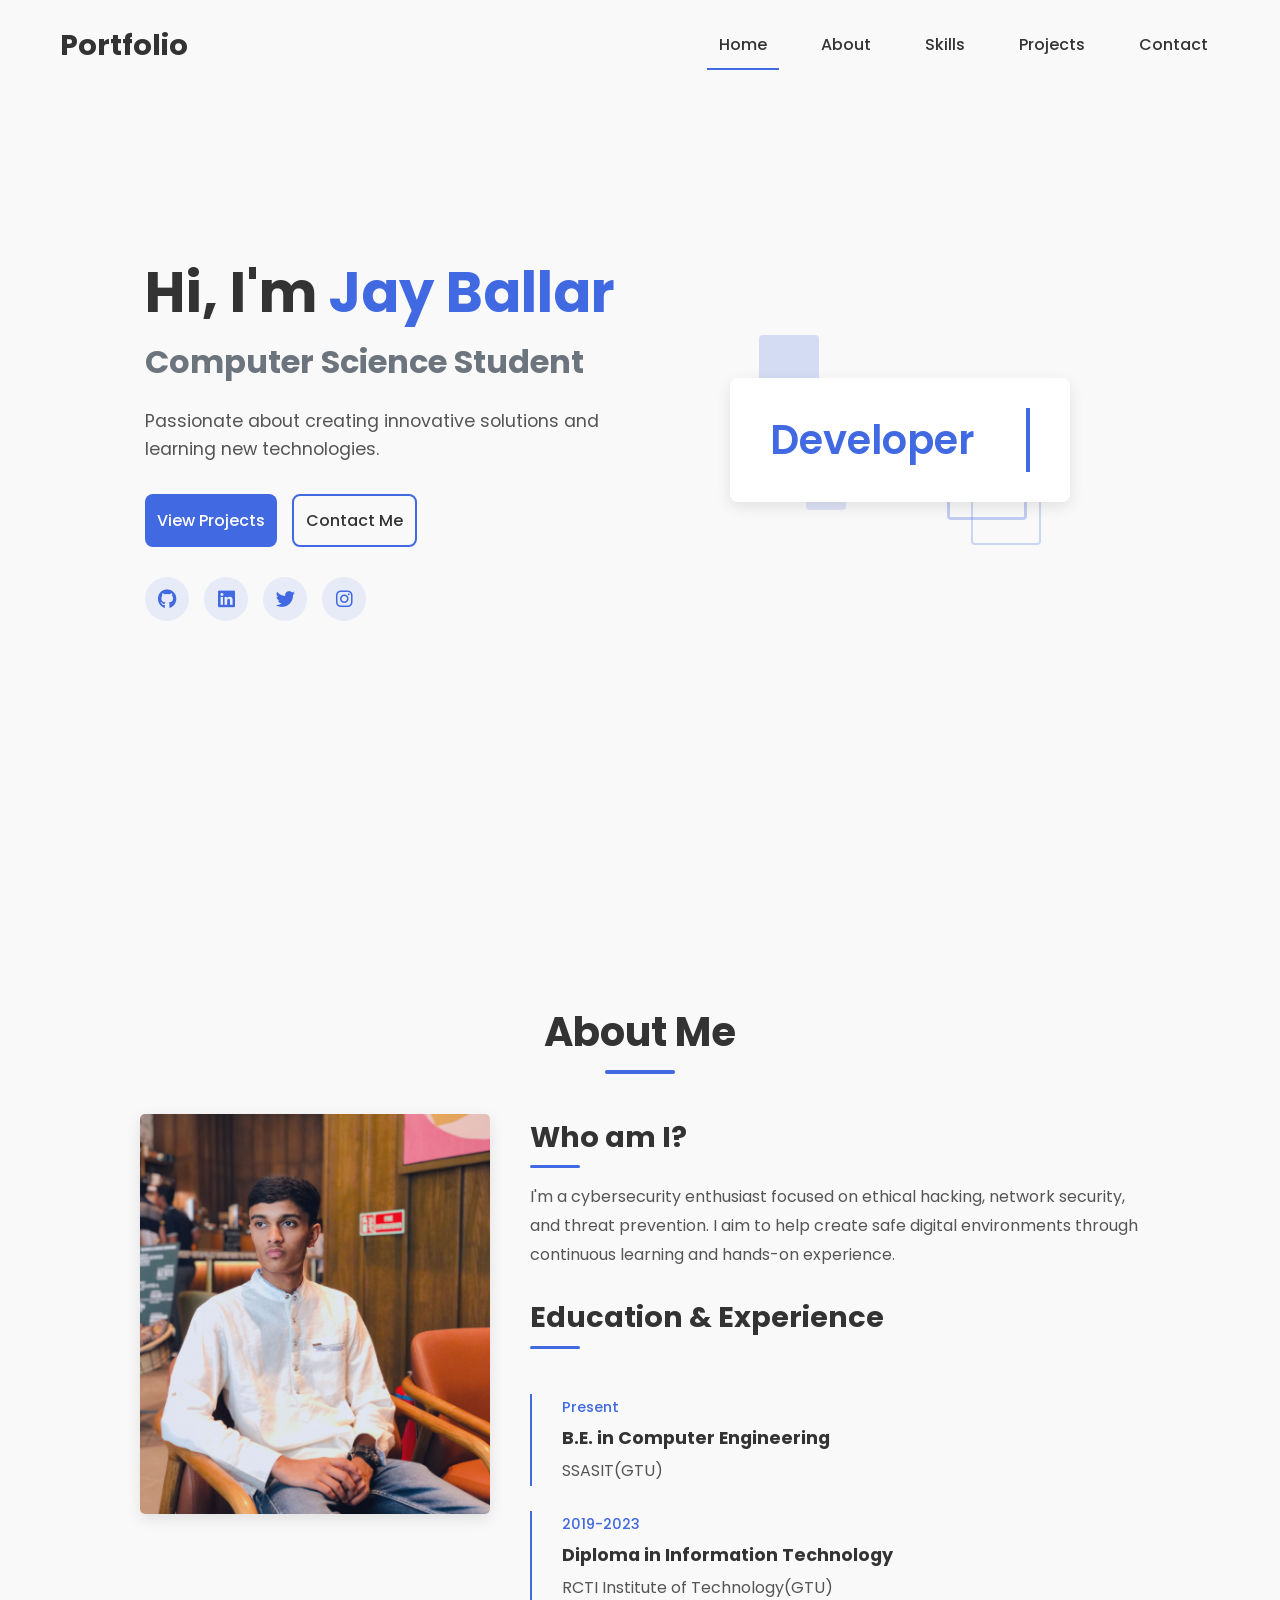
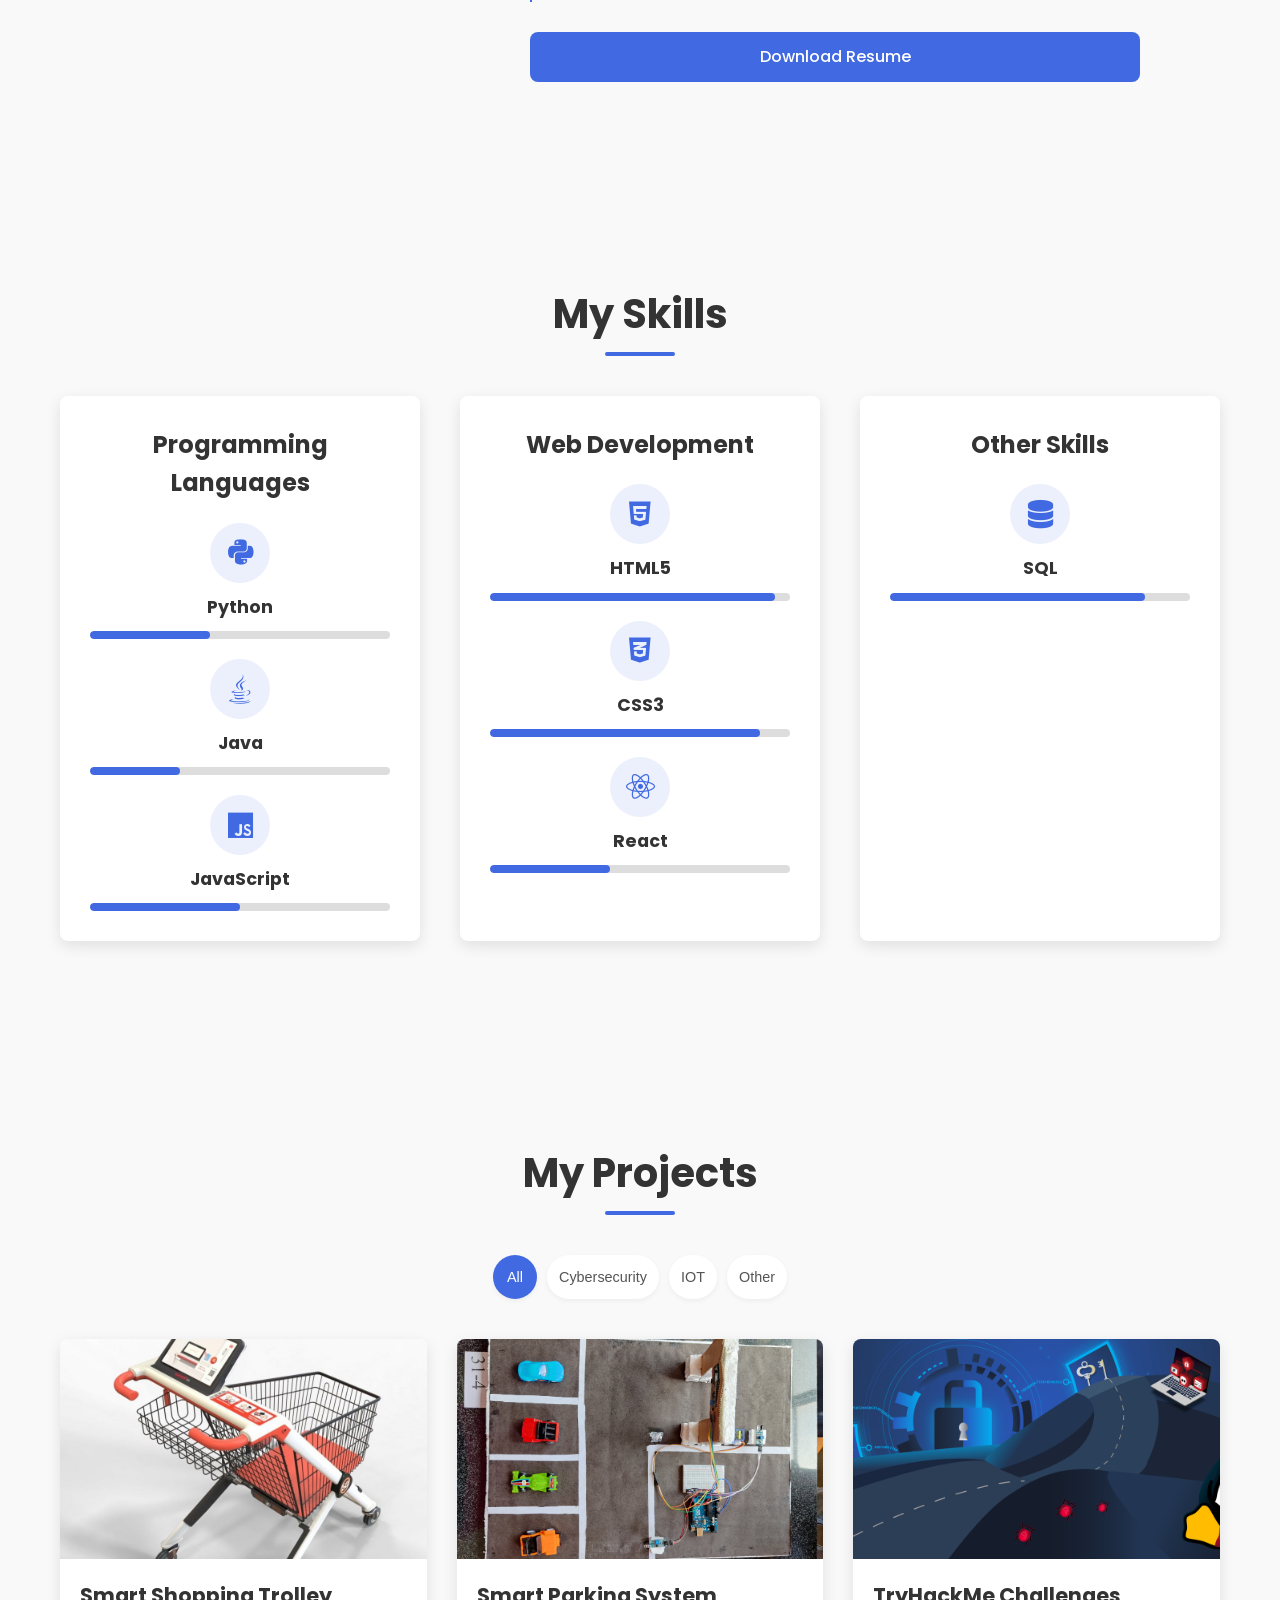
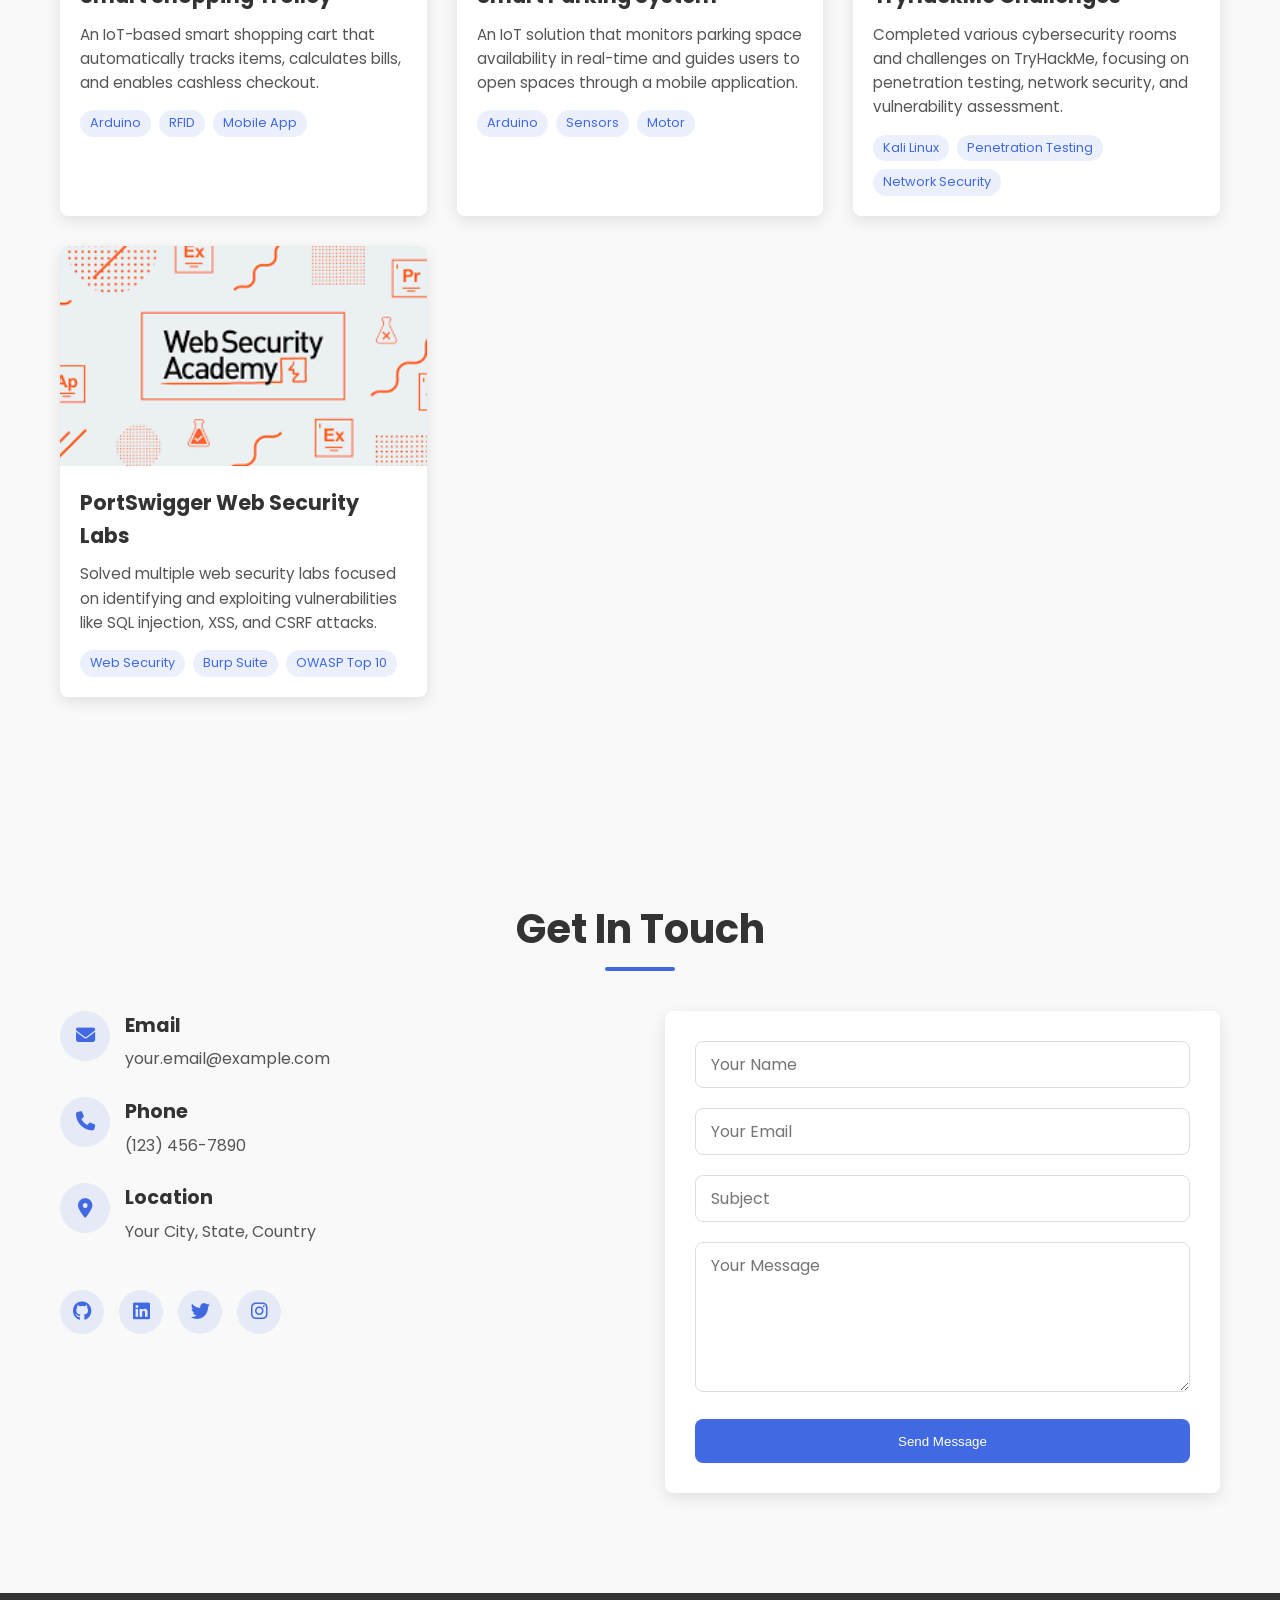
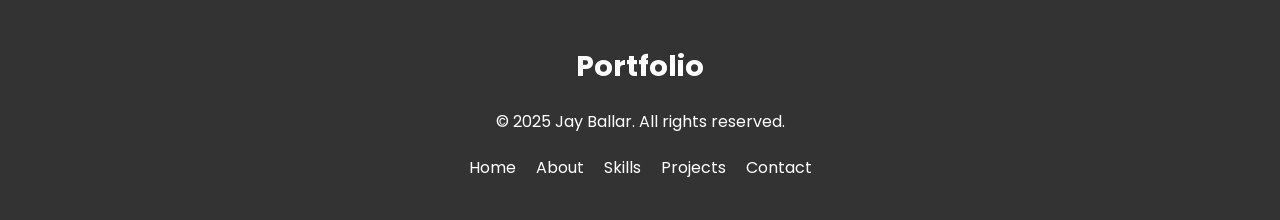
<file: index.html>
<!DOCTYPE html>
<html lang="en">

<head>
    <meta charset="UTF-8">
    <meta name="viewport" content="width=device-width, initial-scale=1.0, maximum-scale=1.0">
    <title>Jay Ballar</title>
    <link rel="stylesheet" href="css/style.css">
    <link rel="stylesheet" href="https://cdnjs.cloudflare.com/ajax/libs/font-awesome/6.4.0/css/all.min.css">
    <link href="https://fonts.googleapis.com/css2?family=Poppins:wght@300;400;500;600;700&display=swap"
        rel="stylesheet">
</head>

<body>
    <!-- Preloader -->
    <div class="preloader">
        <div class="loader"></div>
    </div>

    <!-- Menu Overlay -->
    <div class="menu-overlay"></div>

    <!-- Navbar -->
    <nav class="navbar">
        <div class="container">
            <div class="logo">Portfolio</div>
            <ul class="nav-links">
                <li><a href="#home" class="nav-link active">Home</a></li>
                <li><a href="#about" class="nav-link">About</a></li>
                <li><a href="#skills" class="nav-link">Skills</a></li>
                <li><a href="#projects" class="nav-link">Projects</a></li>
                <li><a href="#contact" class="nav-link">Contact</a></li>
            </ul>
            <div class="hamburger">
                <span class="bar"></span>
                <span class="bar"></span>
                <span class="bar"></span>
            </div>
        </div>
    </nav>

    <!-- Hero Section -->
    <section id="home" class="hero">
        <div class="container">
            <div class="hero-content">
                <h1 class="animate-on-scroll">Hi, I'm <span class="highlight">Jay Ballar</span></h1>
                <h2 class="animate-on-scroll">Computer Science Student</h2>
                <p class="animate-on-scroll">Passionate about creating innovative solutions and learning new
                    technologies.</p>
                <div class="hero-buttons animate-on-scroll">
                    <a href="#projects" class="btn btn-primary">View Projects</a>
                    <a href="#contact" class="btn btn-secondary">Contact Me</a>
                </div>
                <div class="social-icons animate-on-scroll">
                    <a href="https://github.com/IT-20-007" target="_blank" class="social-link"><i class="fab fa-github"></i></a>
                    <a href="https://www.linkedin.com/in/jay-ballar-6920ba2b1/" target="_blank" class="social-link"><i class="fab fa-linkedin"></i></a>
                    <a href="#" class="social-link"><i class="fab fa-twitter"></i></a>
                    <a href="#" class="social-link"><i class="fab fa-instagram"></i></a>
                </div>
            </div>
            <div class="hero-graphic animate-on-scroll">
                <div class="geometric-shapes">
                    <div class="shape shape-1"></div>
                    <div class="shape shape-2"></div>
                    <div class="shape shape-3"></div>
                    <div class="shape shape-4"></div>
                </div>
                <div class="typing-container">
                    <div class="typing-text" aria-live="polite">Developer</div>
                </div>
            </div>
        </div>
    </section>

    <!-- About Section -->
    <section id="about" class="about section">
        <div class="container">
            <h2 class="section-title animate-on-scroll">About Me</h2>
            <div class="about-content">
                <div class="about-image animate-on-scroll">
                    <div class="image-frame">
                        <img src="images/myimage.jpg" alt="About Image" loading="lazy">
                    </div>
                </div>
                <div class="about-text animate-on-scroll">
                    <h3>Who am I?</h3>
                    <p>I'm a cybersecurity enthusiast focused on ethical hacking, network security, and threat
                        prevention. I aim to help create safe digital environments through continuous learning and
                        hands-on experience.</p>

                    <h3>Education & Experience</h3>
                    <div class="timeline">
                        <div class="timeline-item">
                            <span class="timeline-date">Present</span>
                            <h4>B.E. in Computer Engineering</h4>
                            <p>SSASIT(GTU)</p>
                        </div>
                        <div class="timeline-item">
                            <span class="timeline-date">2019-2023</span>
                            <h4>Diploma in Information Technology</h4>
                            <p>RCTI Institute of Technology(GTU)</p>
                        </div>

                    </div>

                    <div class="about-buttons">
                        <a href="files/resume.pdf" class="btn btn-primary" download>Download Resume</a>
                    </div>
                </div>
            </div>
        </div>
    </section>

    <!-- Skills Section -->
    <section id="skills" class="skills section">
        <div class="container">
            <h2 class="section-title animate-on-scroll">My Skills</h2>
            <div class="skills-content">
                <div class="skills-category animate-on-scroll">
                    <h3>Programming Languages</h3>
                    <div class="skill-items">
                        <div class="skill-item">
                            <div class="skill-icon"><i class="fab fa-python"></i></div>
                            <h4>Python</h4>
                            <div class="skill-progress">
                                <div class="progress" data-value="40"></div>
                            </div>
                        </div>
                        <div class="skill-item">
                            <div class="skill-icon"><i class="fab fa-java"></i></div>
                            <h4>Java</h4>
                            <div class="skill-progress">
                                <div class="progress" data-value="30"></div>
                            </div>
                        </div>
                        <div class="skill-item">
                            <div class="skill-icon"><i class="fab fa-js"></i></div>
                            <h4>JavaScript</h4>
                            <div class="skill-progress">
                                <div class="progress" data-value="50"></div>
                            </div>
                        </div>
                    </div>
                </div>

                <div class="skills-category animate-on-scroll">
                    <h3>Web Development</h3>
                    <div class="skill-items">
                        <div class="skill-item">
                            <div class="skill-icon"><i class="fab fa-html5"></i></div>
                            <h4>HTML5</h4>
                            <div class="skill-progress">
                                <div class="progress" data-value="95"></div>
                            </div>
                        </div>
                        <div class="skill-item">
                            <div class="skill-icon"><i class="fab fa-css3-alt"></i></div>
                            <h4>CSS3</h4>
                            <div class="skill-progress">
                                <div class="progress" data-value="90"></div>
                            </div>
                        </div>
                        <div class="skill-item">
                            <div class="skill-icon"><i class="fab fa-react"></i></div>
                            <h4>React</h4>
                            <div class="skill-progress">
                                <div class="progress" data-value="40"></div>
                            </div>
                        </div>
                    </div>
                </div>

                <div class="skills-category animate-on-scroll">
                    <h3>Other Skills</h3>
                    <div class="skill-items">
                        <div class="skill-item">
                            <div class="skill-icon"><i class="fas fa-database"></i></div>
                            <h4>SQL</h4>
                            <div class="skill-progress">
                                <div class="progress" data-value="85"></div>
                            </div>
                        </div>
                    </div>
                </div>
            </div>
        </div>
    </section>

    <!-- Projects Section -->
    <section id="projects" class="projects section">
        <div class="container">
            <h2 class="section-title animate-on-scroll">My Projects</h2>
            <div class="project-filters animate-on-scroll">
                <button class="project-filter active" data-filter="all">All</button>
                <button class="project-filter" data-filter="mobile">Cybersecurity</button>
                <button class="project-filter" data-filter="ml">IOT</button>
                <button class="project-filter" data-filter="other">Other</button>
            </div>
            <div class="projects-grid">
                <div class="project-card animate-on-scroll" data-category="ml">
                    <div class="project-image">
                        <img src="images\trolley.jpg" alt="Project 2">
                        <div class="project-overlay">
                            <div class="project-links">
                                <a href="#" class="project-link"><i class="fas fa-link"></i></a>
                                <a href="#" class="project-github"><i class="fab fa-github"></i></a>
                            </div>
                        </div>
                    </div>
                    <div class="project-info">
                        <h3>Smart Shopping Trolley</h3>
                        <p>An IoT-based smart shopping cart that automatically tracks items, calculates bills, and
                            enables cashless checkout.</p>
                        <div class="project-tech">
                            <span>Arduino</span>
                            <span>RFID</span>
                            <span>Mobile App</span>
                        </div>
                    </div>
                </div>
                <div class="project-card animate-on-scroll" data-category="ml">
                    <div class="project-image">
                        <img src="images/smart_parking.jpg" alt="Project 3">
                        <div class="project-overlay">
                            <div class="project-links">
                                <a href="#" class="project-link"><i class="fas fa-link"></i></a>
                                <a href="#" class="project-github"><i class="fab fa-github"></i></a>
                            </div>
                        </div>
                    </div>
                    <div class="project-info">
                        <h3>Smart Parking System</h3>
                        <p>An IoT solution that monitors parking space availability in real-time and guides users to
                            open spaces through a mobile application.</p>
                        <div class="project-tech">
                            <span>Arduino</span>
                            <span>Sensors</span>
                            <span>Motor</span>
                        </div>
                    </div>
                </div>
                <div class="project-card animate-on-scroll" data-category="mobile">
                    <div class="project-image">
                        <img src="images/tryhackme.png" alt="Project 4">
                        <div class="project-overlay">
                            <div class="project-links">
                                <a href="#" class="project-link"><i class="fas fa-link"></i></a>
                                <a href="#" class="project-github"><i class="fab fa-github"></i></a>
                            </div>
                        </div>
                    </div>
                    <div class="project-info">
                        <h3>TryHackMe Challenges</h3>
                        <p>Completed various cybersecurity rooms and challenges on TryHackMe, focusing on penetration
                            testing, network security, and vulnerability assessment.</p>
                        <div class="project-tech">
                            <span>Kali Linux</span>
                            <span>Penetration Testing</span>
                            <span>Network Security</span>
                        </div>
                    </div>
                </div>
                <div class="project-card animate-on-scroll" data-category="mobile">
                    <div class="project-image">
                        <img src="images/portswigger.png" alt="Project 5">
                        <div class="project-overlay">
                            <div class="project-links">
                                <a href="#" class="project-link"><i class="fas fa-link"></i></a>
                                <a href="#" class="project-github"><i class="fab fa-github"></i></a>
                            </div>
                        </div>
                    </div>
                    <div class="project-info">
                        <h3>PortSwigger Web Security Labs</h3>
                        <p>Solved multiple web security labs focused on identifying and exploiting vulnerabilities like
                            SQL injection, XSS, and CSRF attacks.</p>
                        <div class="project-tech">
                            <span>Web Security</span>
                            <span>Burp Suite</span>
                            <span>OWASP Top 10</span>
                        </div>
                    </div>
                </div>

            </div>
        </div>
    </section>

    <!-- Contact Section -->
    <section id="contact" class="contact section">
        <div class="container">
            <h2 class="section-title animate-on-scroll">Get In Touch</h2>
            <div class="contact-content">
                <div class="contact-info animate-on-scroll">
                    <div class="contact-item">
                        <div class="contact-icon">
                            <i class="fas fa-envelope"></i>
                        </div>
                        <div class="contact-details">
                            <h3>Email</h3>
                            <p>your.email@example.com</p>
                        </div>
                    </div>
                    <div class="contact-item">
                        <div class="contact-icon">
                            <i class="fas fa-phone"></i>
                        </div>
                        <div class="contact-details">
                            <h3>Phone</h3>
                            <p>(123) 456-7890</p>
                        </div>
                    </div>
                    <div class="contact-item">
                        <div class="contact-icon">
                            <i class="fas fa-map-marker-alt"></i>
                        </div>
                        <div class="contact-details">
                            <h3>Location</h3>
                            <p>Your City, State, Country</p>
                        </div>
                    </div>
                    <div class="social-links">
                        <a href="https://github.com/IT-20-007" target="_blank" class="social-link"><i
                                class="fab fa-github"></i></a>
                        <a href="https://www.linkedin.com/in/jay-ballar-6920ba2b1/" target="_blank"
                            class="social-link"><i class="fab fa-linkedin"></i></a>
                        <a href="#" class="social-link"><i class="fab fa-twitter"></i></a>
                        <a href="#" class="social-link"><i class="fab fa-instagram"></i></a>
                    </div>
                </div>
                <div class="contact-form-container animate-on-scroll">
                    <form id="contact-form" class="contact-form">
                        <div class="form-group">
                            <input type="text" id="name" name="name" placeholder="Your Name" required>
                        </div>
                        <div class="form-group">
                            <input type="email" id="email" name="email" placeholder="Your Email" required>
                        </div>
                        <div class="form-group">
                            <input type="text" id="subject" name="subject" placeholder="Subject" required>
                        </div>
                        <div class="form-group">
                            <textarea id="message" name="message" placeholder="Your Message" required></textarea>
                        </div>
                        <button type="submit" class="btn btn-primary">Send Message</button>
                    </form>
                    <div id="form-message" class="form-message"></div>
                </div>
            </div>
        </div>
    </section>

    <!-- Footer -->
    <footer class="footer">
        <div class="container">
            <div class="footer-content">
                <div class="footer-logo">Portfolio</div>
                <p>© 2025 Jay Ballar. All rights reserved.</p>
                <div class="footer-links">
                    <a href="#home">Home</a>
                    <a href="#about">About</a>
                    <a href="#skills">Skills</a>
                    <a href="#projects">Projects</a>
                    <a href="#contact">Contact</a>
                </div>
            </div>
        </div>
    </footer>

    <!-- Back to Top Button -->
    <div class="back-to-top">
        <i class="fas fa-arrow-up"></i>
    </div>

    <!-- Scripts -->
    <script src="js/main.js"></script>
</body>

</html>
</file>
<file: css/style.css>
/* ==================== Main CSS ==================== */

/* Reset and Base Styles */
:root {
    --primary-color: #4169e1;
    --secondary-color: #6c757d;
    --background-color: #f9f9f9;
    --dark-color: #333;
    --light-color: #fff;
    --text-color: #555;
    --border-color: #ddd;
    --success-color: #28a745;
    --error-color: #dc3545;
    --box-shadow: 0 5px 15px rgba(0, 0, 0, 0.1);
    --transition: all 0.3s ease;
    --border-radius: 8px;
    --vh: 1vh;
}

* {
    margin: 0;
    padding: 0;
    box-sizing: border-box;
}

html {
    scroll-behavior: smooth;
    scroll-padding-top: 80px;
}

body {
    font-family: 'Poppins', sans-serif;
    background-color: var(--background-color);
    color: var(--text-color);
    line-height: 1.6;
    overflow-x: hidden;
}

a {
    text-decoration: none;
    color: var(--primary-color);
    transition: var(--transition);
}

ul {
    list-style: none;
}

img {
    max-width: 100%;
    display: block;
}

.container {
    max-width: 1200px;
    margin: 0 auto;
    padding: 0 20px;
}

section {
    padding: 100px 0;
}

.section-title {
    text-align: center;
    font-size: 2.5rem;
    margin-bottom: 50px;
    color: var(--dark-color);
    position: relative;
}

.section-title::after {
    content: '';
    position: absolute;
    width: 70px;
    height: 4px;
    background-color: var(--primary-color);
    bottom: -10px;
    left: 50%;
    transform: translateX(-50%);
    border-radius: 2px;
}

.btn {
    display: inline-block;
    padding: 12px 30px;
    border-radius: var(--border-radius);
    font-weight: 500;
    cursor: pointer;
    transition: var(--transition);
    text-align: center;
    border: none;
    outline: none;
}

.btn-primary {
    background-color: var(--primary-color);
    color: var(--light-color);
}

.btn-primary:hover {
    background-color: #3152c2;
    transform: translateY(-3px);
    box-shadow: var(--box-shadow);
}

.btn-secondary {
    background-color: transparent;
    color: var(--dark-color);
    border: 2px solid var(--primary-color);
    padding: 10px 28px;
}

.btn-secondary:hover {
    background-color: var(--primary-color);
    color: var(--light-color);
    transform: translateY(-3px);
    box-shadow: var(--box-shadow);
}

.highlight {
    color: var(--primary-color);
}

/* ==================== Animations ==================== */

@keyframes fadeInUp {
    from {
        opacity: 0;
        transform: translateY(20px);
    }
    to {
        opacity: 1;
        transform: translateY(0);
    }
}

@keyframes fadeIn {
    from {
        opacity: 0;
    }
    to {
        opacity: 1;
    }
}

@keyframes spin {
    0% {
        transform: rotate(0deg);
    }
    100% {
        transform: rotate(360deg);
    }
}

.animate-on-scroll {
    opacity: 0;
    transform: translateY(20px);
    transition: opacity 0.6s ease, transform 0.6s ease;
}

.animate-on-scroll.show {
    opacity: 1;
    transform: translateY(0);
}

/* ==================== Preloader ==================== */

.preloader {
    position: fixed;
    top: 0;
    left: 0;
    width: 100%;
    height: 100%;
    background-color: var(--light-color);
    display: flex;
    justify-content: center;
    align-items: center;
    z-index: 1000;
    transition: opacity 0.5s ease, visibility 0.5s ease;
}

.preloader.hidden {
    opacity: 0;
    visibility: hidden;
}

.loader {
    width: 50px;
    height: 50px;
    border: 5px solid var(--border-color);
    border-top: 5px solid var(--primary-color);
    border-radius: 50%;
    animation: spin 1s linear infinite;
}

/* ==================== Navbar ==================== */

.navbar {
    position: fixed;
    top: 0;
    left: 0;
    width: 100%;
    z-index: 100;
    background-color: transparent;
    padding: 20px 0;
    transition: var(--transition);
}

.navbar.sticky {
    background-color: var(--light-color);
    box-shadow: 0 2px 10px rgba(0, 0, 0, 0.1);
    padding: 15px 0;
}

.navbar .container {
    display: flex;
    justify-content: space-between;
    align-items: center;
}

.logo {
    font-size: 1.8rem;
    font-weight: 700;
    color: var(--dark-color);
}

.navbar.sticky .logo {
    color: var(--dark-color);
}

.nav-links {
    display: flex;
    gap: 30px;
}

.nav-link {
    color: var(--dark-color);
    font-weight: 500;
    position: relative;
    padding: 5px 0;
    transition: color 0.3s ease;
}

.nav-link::after {
    content: '';
    position: absolute;
    width: 0;
    height: 2px;
    background-color: var(--primary-color);
    bottom: 0;
    left: 0;
    transition: var(--transition);
}

.nav-link:hover::after,
.nav-link.active::after {
    width: 100%;
}

.hamburger {
    display: none;
    cursor: pointer;
}

.bar {
    display: block;
    width: 25px;
    height: 3px;
    margin: 5px 0;
    background-color: var(--dark-color);
    transition: var(--transition);
}

/* ==================== Hero Section ==================== */

.hero {
    height: 100vh; /* Fallback for browsers that do not support Custom Properties */
    height: calc(var(--vh, 1vh) * 100);
    background-color: var(--background-color);
    position: relative;
    padding-top: 80px;
    display: flex;
    align-items: center;
}

.hero .container {
    display: flex;
    justify-content: space-between;
    align-items: center;
    gap: 50px;
}

.hero-content {
    flex: 1;
}

.hero-content h1 {
    font-size: 3.5rem;
    line-height: 1.2;
    margin-bottom: 10px;
    color: var(--dark-color);
}

.hero-content h2 {
    font-size: 2rem;
    color: var(--secondary-color);
    margin-bottom: 20px;
}

.hero-content p {
    font-size: 1.1rem;
    margin-bottom: 30px;
    max-width: 600px;
}

.hero-buttons {
    display: flex;
    gap: 15px;
    margin-bottom: 30px;
}

.social-icons {
    display: flex;
    gap: 15px;
}

.social-icon {
    width: 40px;
    height: 40px;
    border-radius: 50%;
    background-color: var(--light-color);
    display: flex;
    justify-content: center;
    align-items: center;
    color: var(--primary-color);
    font-size: 1.2rem;
    transition: var(--transition);
    box-shadow: 0 2px 10px rgba(0, 0, 0, 0.1);
}

.social-icon:hover {
    background-color: var(--primary-color);
    color: var(--light-color);
    transform: translateY(-3px);
}

/* New Hero Graphic Styles */
.hero-graphic {
    flex: 1;
    position: relative;
    height: 350px;
    display: flex;
    justify-content: center;
    align-items: center;
}

.geometric-shapes {
    position: absolute;
    width: 100%;
    height: 100%;
}

.shape {
    position: absolute;
    border-radius: 4px;
}

.shape-1 {
    width: 60px;
    height: 60px;
    background-color: rgba(65, 105, 225, 0.2);
    top: 20%;
    left: 20%;
    animation: float 6s ease-in-out infinite;
}

.shape-2 {
    width: 80px;
    height: 80px;
    border: 3px solid rgba(65, 105, 225, 0.3);
    top: 50%;
    left: 60%;
    animation: float 8s ease-in-out infinite 1s;
}

.shape-3 {
    width: 40px;
    height: 40px;
    background-color: rgba(65, 105, 225, 0.15);
    bottom: 30%;
    left: 30%;
    animation: float 7s ease-in-out infinite 0.5s;
}

.shape-4 {
    width: 70px;
    height: 70px;
    border: 2px solid rgba(65, 105, 225, 0.25);
    bottom: 20%;
    right: 20%;
    animation: rotateFloat 9s linear infinite;
}

@keyframes float {
    0%, 100% {
        transform: translateY(0) rotate(0deg);
    }
    50% {
        transform: translateY(-20px) rotate(5deg);
    }
}

@keyframes rotateFloat {
    0% {
        transform: rotate(0deg) translateY(0);
    }
    25% {
        transform: rotate(90deg) translateY(-10px);
    }
    50% {
        transform: rotate(180deg) translateY(-5px);
    }
    75% {
        transform: rotate(270deg) translateY(-15px);
    }
    100% {
        transform: rotate(360deg) translateY(0);
    }
}

.typing-container {
    position: relative;
    background-color: var(--light-color);
    padding: 30px 40px;
    border-radius: var(--border-radius);
    box-shadow: var(--box-shadow);
    z-index: 2;
}

.typing-text {
    font-size: 2.5rem;
    font-weight: 600;
    color: var(--primary-color);
    position: relative;
    margin: 0;
    white-space: nowrap;
    overflow: hidden;
    border-right: 4px solid var(--primary-color);
    animation: blink 0.7s step-end infinite alternate;
    min-width: 10ch; /* Ensures consistent container width */
    transition: opacity 0.3s ease;
}

/* Add fade animation for text change */
.typing-text.changing {
    opacity: 0;
}

@keyframes blink {
    50% {
        border-color: transparent;
    }
}

/* Mobile adjustments for typing container */
@media (max-width: 768px) {
    .typing-container {
        display: none; /* Hide typing container on mobile devices */
    }
    
    .hero-graphic {
        display: none; /* Hide entire hero graphic section on mobile */
    }
    
    .hero {
        padding-top: 100px;
        padding-bottom: 50px;
        text-align: center;
    }
    
    .hero .container {
        justify-content: center;
        align-items: center;
    }
    
    .hero-content {
        order: 1;
        display: flex;
        flex-direction: column;
        align-items: center;
        justify-content: center;
        width: 100%;
        max-width: 500px;
        margin: 0 auto;
    }
    
    .hero-content h1 {
        font-size: 2.5rem;
    }
    
    .hero-content h2 {
        font-size: 1.5rem;
    }
    
    .hero-content p {
        font-size: 1rem;
        padding: 0 10px;
        text-align: center;
    }
    
    .social-icons, .hero-buttons {
        justify-content: center;
    }
}

@media (max-width: 576px) {
    .hero {
        padding-top: 80px;
        padding-bottom: 40px;
        min-height: auto;
        height: auto;
    }
    
    .container {
        padding: 0 15px;
    }
    
    .hero-content {
        margin-bottom: 20px;
        padding: 0 10px;
        max-width: 340px;
    }
    
    .hero-content h1 {
        font-size: 2rem;
        line-height: 1.2;
        margin-bottom: 12px;
    }
    
    .hero-content h2 {
        font-size: 1.2rem;
        margin-top: 5px;
        margin-bottom: 15px;
    }
    
    .hero-content p {
        margin: 15px 0;
        font-size: 0.95rem;
    }
    
    .hero-buttons {
        flex-direction: column;
        gap: 15px;
        width: 100%;
        max-width: 220px;
        margin: 0 auto 20px;
    }
    
    .hero-buttons .btn {
        width: 100%;
    }
    
    .social-icons {
        gap: 15px;
        margin-top: 15px;
    }
    
    /* About section styles */
    .about-content {
        gap: 20px;
    }
    
    .about-image {
        max-width: 280px;
        margin-bottom: 5px;
    }
    
    .about-text h3 {
        font-size: 1.3rem;
        margin-bottom: 10px;
    }
    
    .about-text p {
        font-size: 0.9rem;
        line-height: 1.6;
        margin-bottom: 15px;
    }
    
    .about-text h3::after {
        width: 35px;
        height: 2px;
    }
    
    .timeline {
        margin: 20px 0;
    }
    
    .timeline-item {
        padding-left: 15px;
        margin-bottom: 15px;
    }
    
    .timeline-date {
        font-size: 0.8rem;
    }
    
    .timeline-item h4 {
        font-size: 1rem;
    }
    
    .about-buttons {
        display: flex;
        justify-content: center;
        margin-top: 20px;
    }
    
    .about-buttons .btn {
        width: 100%;
        max-width: 220px;
    }
    
    .image-frame {
        height: 280px;
        border-radius: 16px;
        box-shadow: 0 8px 20px rgba(0, 0, 0, 0.15);
    }
    
    .image-frame::before {
        background-color: rgba(65, 105, 225, 0.15);
    }
    
    .image-frame::after {
        border-width: 2px;
        border-radius: 20px;
        opacity: 0.4;
    }
}

/* ==================== About Section ==================== */

.about-content {
    display: flex;
    flex-direction: row;
    align-items: flex-start;
    gap: 40px;
    max-width: 1000px;
    margin: 0 auto;
}

.about-image {
    flex: 0 0 350px;
    position: sticky;
    top: 100px;
}

.image-frame {
    position: relative;
    width: 100%;
    height: 400px;
    overflow: hidden;
    border-radius: 5px;
    box-shadow: var(--box-shadow);
}

.image-frame::before {
    content: '';
    position: absolute;
    top: 0;
    left: 0;
    width: 100%;
    height: 100%;
    background-color: rgba(65, 105, 225, 0.1);
    z-index: 1;
}

.image-frame::after {
    content: '';
    position: absolute;
    left: -5px;
    top: -5px;
    right: -5px;
    bottom: -5px;
    border: 1px solid var(--primary-color);
    border-radius: 8px;
    opacity: 0.3;
    z-index: 0;
}

.image-frame img {
    width: 100%;
    height: 100%;
    object-fit: cover;
    transition: transform 0.5s ease;
}

.image-frame:hover img {
    transform: scale(1.05);
}

.about-text {
    flex: 1;
}

.about-text h3 {
    font-size: 1.8rem;
    margin-bottom: 15px;
    color: var(--dark-color);
    position: relative;
    display: inline-block;
    padding-bottom: 8px;
}

.about-text h3::after {
    content: '';
    position: absolute;
    width: 50px;
    height: 3px;
    background-color: var(--primary-color);
    bottom: 0;
    left: 0;
    border-radius: 2px;
}

.about-text p {
    margin-bottom: 25px;
    line-height: 1.8;
}

.timeline {
    margin: 30px 0;
}

.timeline-item {
    position: relative;
    padding-left: 30px;
    margin-bottom: 25px;
    border-left: 2px solid var(--primary-color);
}

.timeline-date {
    display: inline-block;
    font-size: 0.9rem;
    color: var(--primary-color);
    margin-bottom: 5px;
    font-weight: 500;
}

.timeline-item h4 {
    font-size: 1.1rem;
    margin-bottom: 5px;
    color: var(--dark-color);
}

.about-buttons {
    margin-top: 30px;
}

/* ==================== Skills Section ==================== */

.skills-content {
    display: grid;
    grid-template-columns: repeat(auto-fit, minmax(300px, 1fr));
    gap: 40px;
}

.skills-category {
    background-color: var(--light-color);
    padding: 30px;
    border-radius: var(--border-radius);
    box-shadow: var(--box-shadow);
    transition: var(--transition);
}

.skills-category:hover {
    transform: translateY(-5px);
}

.skills-category h3 {
    font-size: 1.5rem;
    margin-bottom: 20px;
    color: var(--dark-color);
    text-align: center;
}

.skill-items {
    display: grid;
    gap: 20px;
}

.skill-item {
    display: flex;
    flex-direction: column;
    align-items: center;
}

.skill-icon {
    width: 60px;
    height: 60px;
    border-radius: 50%;
    background-color: rgba(65, 105, 225, 0.1);
    display: flex;
    justify-content: center;
    align-items: center;
    font-size: 1.8rem;
    color: var(--primary-color);
    margin-bottom: 10px;
}

.skill-item h4 {
    font-size: 1.1rem;
    margin-bottom: 10px;
    color: var(--dark-color);
}

.skill-progress {
    width: 100%;
    height: 8px;
    background-color: var(--border-color);
    border-radius: 10px;
    overflow: hidden;
}

.progress {
    height: 100%;
    background-color: var(--primary-color);
    border-radius: 10px;
    width: 0;
    transition: width 1.5s ease-in-out;
}

/* ==================== Projects Section ==================== */

.project-filters {
    display: flex;
    justify-content: center;
    margin-bottom: 40px;
    flex-wrap: wrap;
    gap: 10px;
}

.project-filter {
    padding: 8px 20px;
    background-color: var(--light-color);
    border: none;
    border-radius: 30px;
    cursor: pointer;
    font-size: 0.9rem;
    font-weight: 500;
    color: var(--text-color);
    transition: var(--transition);
    box-shadow: 0 2px 5px rgba(0, 0, 0, 0.05);
}

.project-filter.active,
.project-filter:hover {
    background-color: var(--primary-color);
    color: var(--light-color);
}

.projects-grid {
    display: grid;
    grid-template-columns: repeat(auto-fill, minmax(300px, 1fr));
    gap: 30px;
}

.project-card {
    background-color: var(--light-color);
    border-radius: var(--border-radius);
    overflow: hidden;
    box-shadow: var(--box-shadow);
    transition: transform 0.3s ease, box-shadow 0.3s ease;
    height: 100%;
    display: flex;
    flex-direction: column;
    position: relative;
}

.project-card:hover {
    transform: translateY(-10px);
}

.project-image {
    position: relative;
    overflow: hidden;
    height: 0;
    padding-bottom: 60%; /* Maintain aspect ratio */
}

.project-image img {
    position: absolute;
    top: 0;
    left: 0;
    width: 100%;
    height: 100%;
    object-fit: cover;
    transition: transform 0.5s ease;
}

.project-card:hover .project-image img {
    transform: scale(1.1);
}

.project-overlay {
    position: absolute;
    top: 0;
    left: 0;
    width: 100%;
    height: 100%;
    background-color: rgba(0, 0, 0, 0.6);
    display: flex;
    justify-content: center;
    align-items: center;
    opacity: 0;
    transition: var(--transition);
}

.project-card:hover .project-overlay {
    opacity: 1;
}

.project-links {
    display: flex;
    gap: 15px;
}

.project-link,
.project-github {
    width: 40px;
    height: 40px;
    border-radius: 50%;
    background-color: var(--light-color);
    display: flex;
    justify-content: center;
    align-items: center;
    color: var(--dark-color);
    font-size: 1.2rem;
    transition: var(--transition);
}

.project-link:hover,
.project-github:hover {
    background-color: var(--primary-color);
    color: var(--light-color);
    transform: translateY(-3px);
}

.project-info {
    padding: 20px;
}

.project-info h3 {
    font-size: 1.3rem;
    margin-bottom: 10px;
    color: var(--dark-color);
}

.project-info p {
    font-size: 0.95rem;
    margin-bottom: 15px;
    color: var(--text-color);
}

.project-tech {
    display: flex;
    flex-wrap: wrap;
    gap: 8px;
}

.project-tech span {
    padding: 3px 10px;
    background-color: rgba(65, 105, 225, 0.1);
    border-radius: 20px;
    font-size: 0.8rem;
    color: var(--primary-color);
}

/* ==================== Contact Section ==================== */

.contact-content {
    display: grid;
    grid-template-columns: repeat(auto-fit, minmax(300px, 1fr));
    gap: 50px;
}

.contact-info {
    display: flex;
    flex-direction: column;
    gap: 25px;
}

.contact-item {
    display: flex;
    gap: 15px;
}

.contact-icon {
    width: 50px;
    height: 50px;
    border-radius: 50%;
    background-color: rgba(65, 105, 225, 0.1);
    display: flex;
    justify-content: center;
    align-items: center;
    font-size: 1.2rem;
    color: var(--primary-color);
}

.contact-details h3 {
    font-size: 1.2rem;
    margin-bottom: 5px;
    color: var(--dark-color);
}

.social-links {
    display: flex;
    gap: 15px;
    margin-top: 20px;
}

.social-link {
    width: 40px;
    height: 40px;
    border-radius: 50%;
    background-color: rgba(65, 105, 225, 0.1);
    display: flex;
    justify-content: center;
    align-items: center;
    color: var(--primary-color);
    font-size: 1.2rem;
    transition: var(--transition);
}

.social-link:hover {
    background-color: var(--primary-color);
    color: var(--light-color);
    transform: translateY(-3px);
}

.contact-form-container {
    background-color: var(--light-color);
    padding: 30px;
    border-radius: var(--border-radius);
    box-shadow: var(--box-shadow);
}

.contact-form {
    display: grid;
    gap: 20px;
}

.form-group {
    position: relative;
}

.form-group input,
.form-group textarea {
    width: 100%;
    padding: 10px 15px;
    border: 1px solid var(--border-color);
    border-radius: var(--border-radius);
    font-family: inherit;
    background-color: var(--light-color);
    color: var(--dark-color);
    transition: border-color 0.3s ease;
    -webkit-appearance: none;
    -moz-appearance: none;
    appearance: none;
    font-size: 1rem;
}

.form-group input:focus,
.form-group textarea:focus {
    outline: none;
    border-color: var(--primary-color);
    box-shadow: 0 0 0 3px rgba(65, 105, 225, 0.2);
}

.form-group textarea {
    min-height: 150px;
    resize: vertical;
}

.form-message {
    margin-top: 20px;
    padding: 10px;
    border-radius: var(--border-radius);
    font-weight: 500;
    display: none;
}

.form-message.success {
    background-color: rgba(40, 167, 69, 0.2);
    color: var(--success-color);
    display: block;
}

.form-message.error {
    background-color: rgba(220, 53, 69, 0.2);
    color: var(--error-color);
    display: block;
}

/* ==================== Footer ==================== */

.footer {
    background-color: var(--dark-color);
    color: var(--light-color);
    padding: 50px 0 20px;
}

.footer-content {
    display: flex;
    flex-direction: column;
    align-items: center;
    text-align: center;
}

.footer-logo {
    font-size: 1.8rem;
    font-weight: 700;
    margin-bottom: 20px;
}

.footer-content p {
    margin-bottom: 20px;
}

.footer-links {
    display: flex;
    gap: 20px;
    margin-bottom: 20px;
    flex-wrap: wrap;
    justify-content: center;
}

.footer-links a {
    color: var(--light-color);
    transition: var(--transition);
}

.footer-links a:hover {
    color: var(--primary-color);
}

/* ==================== Back to Top Button ==================== */

.back-to-top {
    position: fixed;
    bottom: 30px;
    right: 30px;
    width: 40px;
    height: 40px;
    background-color: var(--primary-color);
    color: var(--light-color);
    border-radius: 50%;
    display: flex;
    justify-content: center;
    align-items: center;
    font-size: 1.2rem;
    cursor: pointer;
    opacity: 0;
    visibility: hidden;
    transition: var(--transition);
    z-index: 99;
}

.back-to-top.show {
    opacity: 1;
    visibility: visible;
}

.back-to-top:hover {
    background-color: #3152c2;
    transform: translateY(-3px);
}

/* ==================== Responsive Design ==================== */

@media (max-width: 992px) {
    .hero .container {
        flex-direction: column;
        text-align: center;
        padding-top: 40px;
    }

    .hero-content {
        order: 1;
        width: 100%;
    }

    .hero-graphic {
        order: 2;
        margin-top: 30px;
        height: 220px;
        width: 100%;
        max-width: 450px;
        margin-left: auto;
        margin-right: auto;
    }

    .social-icons, .hero-buttons {
        justify-content: center;
    }

    .about-content {
        flex-direction: column;
        align-items: center;
        gap: 30px;
    }
    
    .about-image {
        flex: 0 0 auto;
        width: 100%;
        max-width: 400px;
        margin-bottom: 20px;
        position: relative;
        top: 0;
    }
    
    .image-frame {
        height: 300px;
        max-width: 100%;
        margin: 0 auto;
        border-radius: 10px;
    }
    
    .image-frame::after {
        border-radius: 12px;
    }
    
    .about-text {
        text-align: left;
        width: 100%;
    }
    
    .about-text h3 {
        font-size: 1.6rem;
    }

    .timeline-item {
        padding-left: 20px;
    }

    .skills-content {
        grid-template-columns: 1fr;
        gap: 25px;
    }

    .projects-grid {
        grid-template-columns: repeat(2, 1fr);
        gap: 20px;
    }
}

@media (max-width: 768px) {
    .section {
        padding: 70px 0;
    }

    .section-title {
        font-size: 2rem;
        margin-bottom: 40px;
    }

    .nav-links {
        position: fixed;
        top: 0;
        right: -100%;
        flex-direction: column;
        background-color: var(--light-color);
        width: 70%;
        height: 100vh;
        padding-top: 80px;
        transition: 0.3s ease-in-out;
        gap: 0;
        z-index: 98;
        box-shadow: -10px 0 30px rgba(0, 0, 0, 0.1);
    }

    .nav-links.active {
        right: 0;
    }

    .nav-links li {
        width: 100%;
    }

    .nav-link {
        display: block;
        padding: 15px 20px;
        text-align: center;
        border-bottom: 1px solid var(--border-color);
        font-size: 1.1rem;
    }

    .nav-link::after {
        display: none;
    }

    .hamburger {
        display: block;
        z-index: 99;
        cursor: pointer;
    }

    .hamburger.active .bar:nth-child(1) {
        transform: translateY(8px) rotate(45deg);
    }

    .hamburger.active .bar:nth-child(2) {
        opacity: 0;
    }

    .hamburger.active .bar:nth-child(3) {
        transform: translateY(-8px) rotate(-45deg);
    }
    
    /* Hero section mobile styles - hide shapes and center content */
    .typing-container {
        display: none;
    }
    
    .hero-graphic {
        display: none;
    }
    
    .hero {
        padding-top: 100px;
        padding-bottom: 50px;
        text-align: center;
        display: flex;
        align-items: center;
        justify-content: center;
    }
    
    .hero .container {
        justify-content: center;
        align-items: center;
        margin-top: 5rem;
    }
    
    .hero-content {
        order: 1;
        display: flex;
        flex-direction: column;
        align-items: center;
        justify-content: center;
        width: 100%;
        max-width: 500px;
        margin: 0 auto;
    }

    .hero-content h1 {
        font-size: 2.5rem;
        margin-bottom: 15px;
    }

    .hero-content h2 {
        font-size: 1.5rem;
        margin-bottom: 20px;
    }
    
    .hero-content p {
        font-size: 1rem;
        padding: 0;
        text-align: center;
        margin-bottom: 25px;
    }
    
    .social-icons, .hero-buttons {
        justify-content: center;
    }
    
    .hero-buttons {
        margin-bottom: 25px;
    }
    
    /* Remove any references to shapes */
    .shape-1, .shape-2, .shape-3, .shape-4, .geometric-shapes {
        display: none;
    }

    .contact-content {
        gap: 30px;
        flex-direction: column;
    }

    .projects-grid {
        grid-template-columns: 1fr;
    }

    .project-filters {
        flex-wrap: wrap;
        justify-content: center;
    }

    .hero-graphic {
        height: 200px;
        margin-top: 20px;
        max-width: 350px;
    }

    .about-image {
        max-width: 350px;
        margin-bottom: 10px;
    }
    
    .image-frame {
        height: 350px;
        border-radius: 12px;
    }
    
    .image-frame::after {
        border-radius: 16px;
    }
    
    .image-frame img {
        object-position: center top;
    }
    
    .about-text h3 {
        font-size: 1.5rem;
        margin-bottom: 12px;
    }
    
    .about-text p {
        font-size: 0.95rem;
        margin-bottom: 20px;
    }
    
    .about-text h3::after {
        width: 40px;
        height: 3px;
    }
    
    .timeline {
        margin: 25px 0;
    }
    
    .timeline-item {
        padding-left: 20px;
        margin-bottom: 20px;
    }
}

@media (max-width: 576px) {
    .navbar {
        padding: 15px 0;
    }

    .container {
        padding: 0 15px;
    }

    .hero {
        padding-top: 80px;
        padding-bottom: 40px;
        min-height: auto;
        height: auto;
    }

    .hero-content {
        margin-bottom: 20px;
        padding: 0 10px;
        max-width: 340px;
    }

    .hero-content h1 {
        font-size: 2rem;
        line-height: 1.2;
        margin-bottom: 12px;
    }

    .hero-content h2 {
        font-size: 1.2rem;
        margin-top: 5px;
        margin-bottom: 15px;
    }

    .hero-content p {
        margin: 15px 0;
        font-size: 0.95rem;
    }

    .hero-buttons {
        flex-direction: column;
        gap: 15px;
        width: 100%;
        max-width: 220px;
        margin: 0 auto 20px;
    }

    .hero-buttons .btn {
        width: 100%;
    }

    .social-icons {
        gap: 15px;
        margin-top: 15px;
    }

    .project-filters {
        gap: 8px;
        margin-bottom: 25px;
    }

    .project-filter {
        padding: 8px 15px;
        font-size: 0.85rem;
        min-width: auto;
    }

    .contact-form-container {
        padding: 20px 15px;
    }

    .back-to-top {
        bottom: 20px;
        right: 20px;
        width: 35px;
        height: 35px;
    }

    .image-frame {
        height: 280px;
        border-radius: 16px;
        box-shadow: 0 8px 20px rgba(0, 0, 0, 0.15);
    }

    .image-frame::before {
        background-color: rgba(65, 105, 225, 0.15);
    }
    
    .image-frame::after {
        border-width: 2px;
        border-radius: 20px;
        opacity: 0.4;
    }

    .skills-category {
        padding: 20px 15px;
    }

    .skill-items {
        grid-template-columns: 1fr;
    }

    .about-text h3 {
        font-size: 1.3rem;
        margin-bottom: 10px;
    }

    .section-title::after {
        width: 50px;
        height: 3px;
    }

    .shape-1 {
        width: 40px;
        height: 40px;
        top: 20%;
        left: 20%;
        background-color: rgba(65, 105, 225, 0.35);
    }
    
    .shape-2 {
        width: 55px;
        height: 55px;
        top: 15%;
        left: 65%;
        border: 2px solid rgba(65, 105, 225, 0.45);
    }
    
    .shape-3 {
        width: 30px;
        height: 30px;
        bottom: 25%;
        left: 35%;
        background-color: rgba(65, 105, 225, 0.3);
    }
    
    .shape-4 {
        width: 45px;
        height: 45px;
        bottom: 20%;
        right: 20%;
        border: 2px solid rgba(65, 105, 225, 0.4);
    }
    
    /* Add an extra shape for more visual interest since typing container is gone */
    .hero-graphic::after {
        content: '';
        position: absolute;
        width: 70px;
        height: 4px;
        background-color: rgba(65, 105, 225, 0.5);
        border-radius: 2px;
        top: 50%;
        left: 50%;
        transform: translate(-50%, -50%);
    }

    /* Typing container removal */
    .typing-container {
        display: none;
    }
    
    .hero-graphic {
        height: 120px !important;
    }
    
    /* Make shapes more visible since typing container is gone */
    .shape {
        opacity: 0.8;
    }
    
    /* Shapes for small screens */
    .shape-1 {
        width: 40px;
        height: 40px;
        top: 20%;
        left: 20%;
        background-color: rgba(65, 105, 225, 0.35);
    }
    
    .shape-2 {
        width: 55px;
        height: 55px;
        top: 15%;
        left: 65%;
        border: 2px solid rgba(65, 105, 225, 0.45);
    }
    
    .shape-3 {
        width: 30px;
        height: 30px;
        bottom: 25%;
        left: 35%;
        background-color: rgba(65, 105, 225, 0.3);
    }
    
    .shape-4 {
        width: 45px;
        height: 45px;
        bottom: 20%;
        right: 20%;
        border: 2px solid rgba(65, 105, 225, 0.4);
    }
    
    /* Add an extra shape for more visual interest since typing container is gone */
    .hero-graphic::after {
        content: '';
        position: absolute;
        width: 70px;
        height: 4px;
        background-color: rgba(65, 105, 225, 0.5);
        border-radius: 2px;
        top: 50%;
        left: 50%;
        transform: translate(-50%, -50%);
    }
    
    /* Adjust animations for smaller screens */
    @keyframes float {
        0%, 100% {
            transform: translateY(0) rotate(0deg);
        }
        50% {
            transform: translateY(-10px) rotate(3deg);
        }
    }
    
    /* About section styles */
    .about-content {
        gap: 20px;
    }
    
    .about-image {
        max-width: 280px;
        margin-bottom: 5px;
    }
    
    .about-text h3 {
        font-size: 1.3rem;
        margin-bottom: 10px;
    }
    
    .about-text p {
        font-size: 0.9rem;
        line-height: 1.6;
        margin-bottom: 15px;
    }
    
    .about-text h3::after {
        width: 35px;
        height: 2px;
    }
    
    .timeline {
        margin: 20px 0;
    }
    
    .timeline-item {
        padding-left: 15px;
        margin-bottom: 15px;
    }
    
    .timeline-date {
        font-size: 0.8rem;
    }
    
    .timeline-item h4 {
        font-size: 1rem;
    }
    
    .about-buttons {
        display: flex;
        justify-content: center;
        margin-top: 20px;
    }
    
    .about-buttons .btn {
        width: 100%;
        max-width: 220px;
    }
}

/* Add overlay for mobile menu */
.menu-overlay {
    position: fixed;
    top: 0;
    left: 0;
    width: 100%;
    height: 100%;
    background-color: rgba(0, 0, 0, 0.5);
    z-index: 97;
    opacity: 0;
    visibility: hidden;
    transition: 0.3s ease;
}

.menu-overlay.active {
    opacity: 1;
    visibility: visible;
}

/* Fix for touch targets */
.nav-link, .btn, .project-filter, .social-link {
    padding: 12px;
    min-height: 44px;
    min-width: 44px;
    display: flex;
    align-items: center;
    justify-content: center;
}

/* Fix for focus states for better accessibility */
.btn:focus, .nav-link:focus, .project-filter:focus, .social-link:focus {
    outline: 2px solid var(--primary-color);
    outline-offset: 2px;
}

/* Form inputs for better touch on mobile */
@media (max-width: 576px) {
    .form-group input,
    .form-group textarea {
        font-size: 16px;  /* Prevents iOS zoom on focus */
        padding: 12px 15px;
    }
    
    .form-group textarea {
        min-height: 120px;
    }
    
    .btn {
        padding: 12px 20px;
    }
}

/* Mobile-specific animation for about image */
@media (max-width: 576px) {
    @keyframes subtle-pulse {
        0% {
            transform: scale(1);
            box-shadow: 0 8px 20px rgba(0, 0, 0, 0.15);
        }
        50% {
            transform: scale(1.02);
            box-shadow: 0 10px 25px rgba(0, 0, 0, 0.2);
        }
        100% {
            transform: scale(1);
            box-shadow: 0 8px 20px rgba(0, 0, 0, 0.15);
        }
    }
    
    .about-image.animate-on-scroll.show .image-frame {
        animation: subtle-pulse 4s ease-in-out infinite;
    }
    
    /* Disable hover effect on mobile as it's less relevant for touch */
    .image-frame:hover img {
        transform: none;
    }
}
</file>
